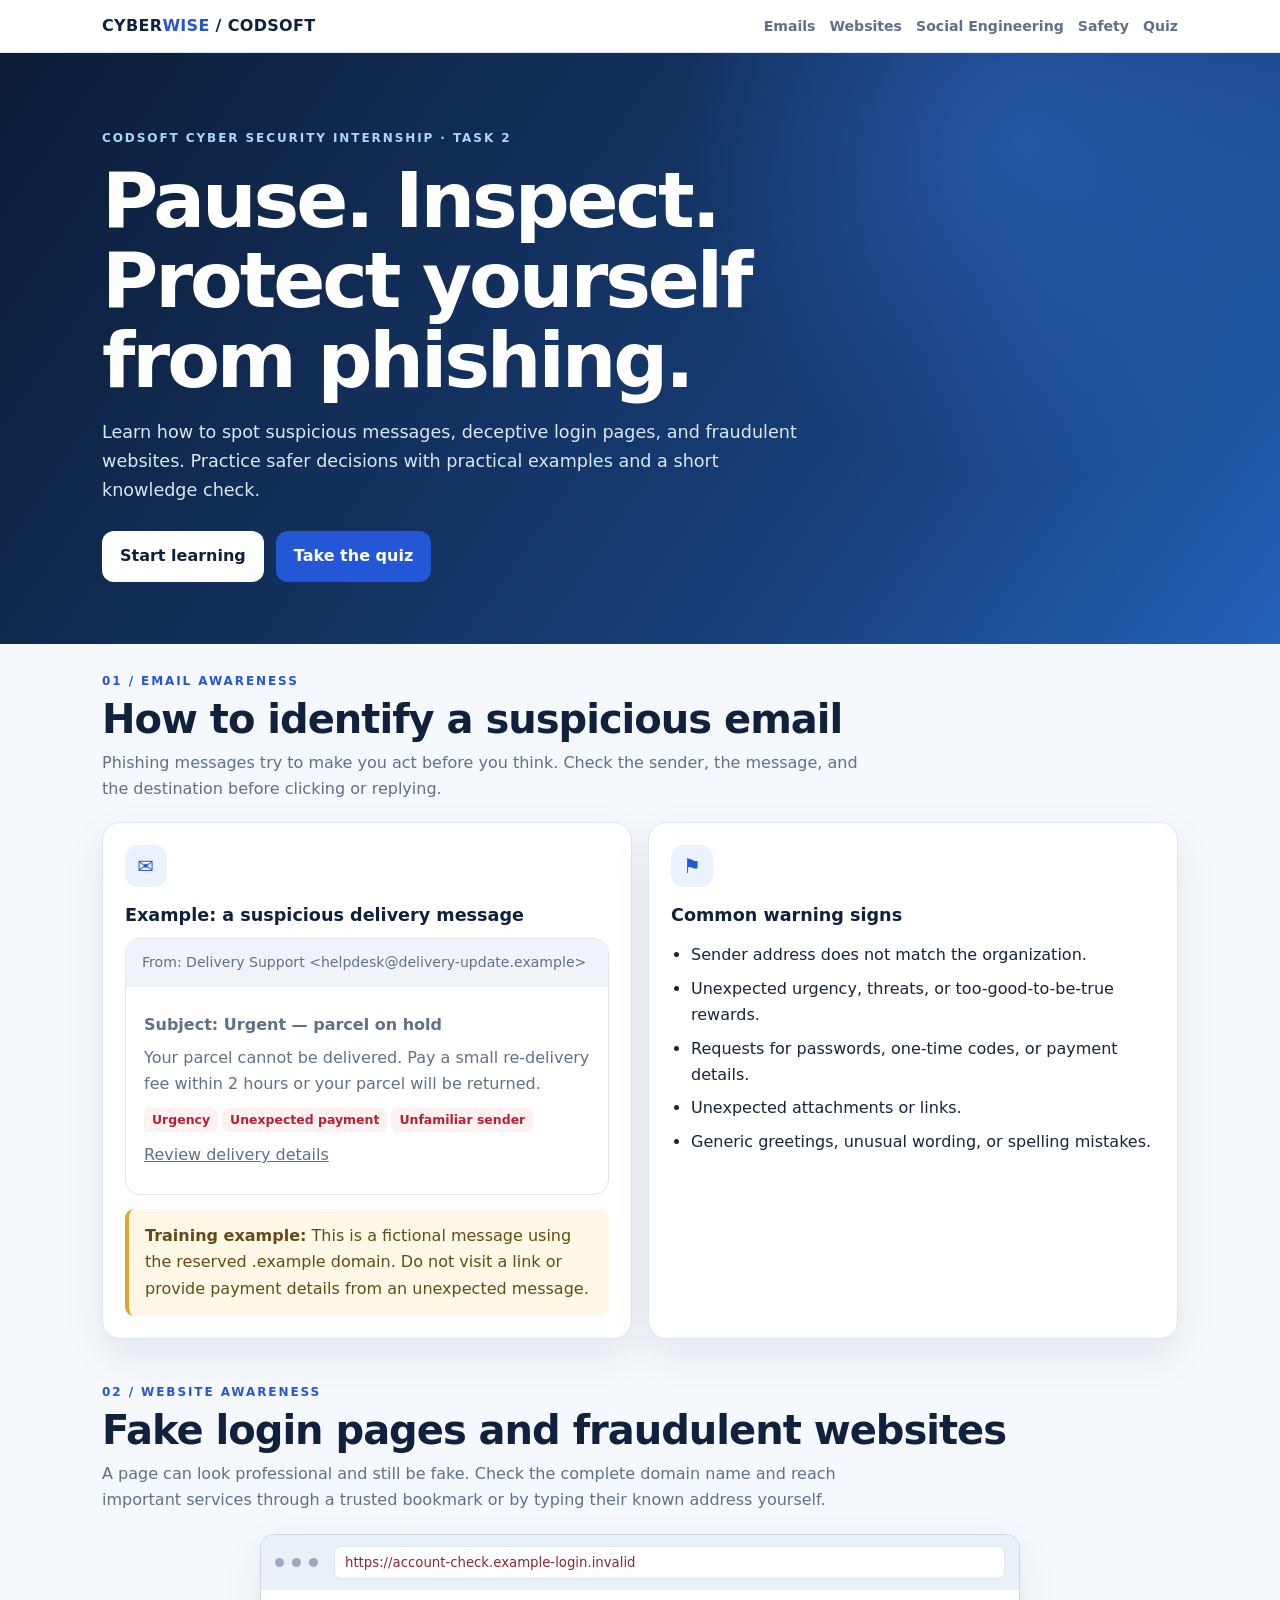
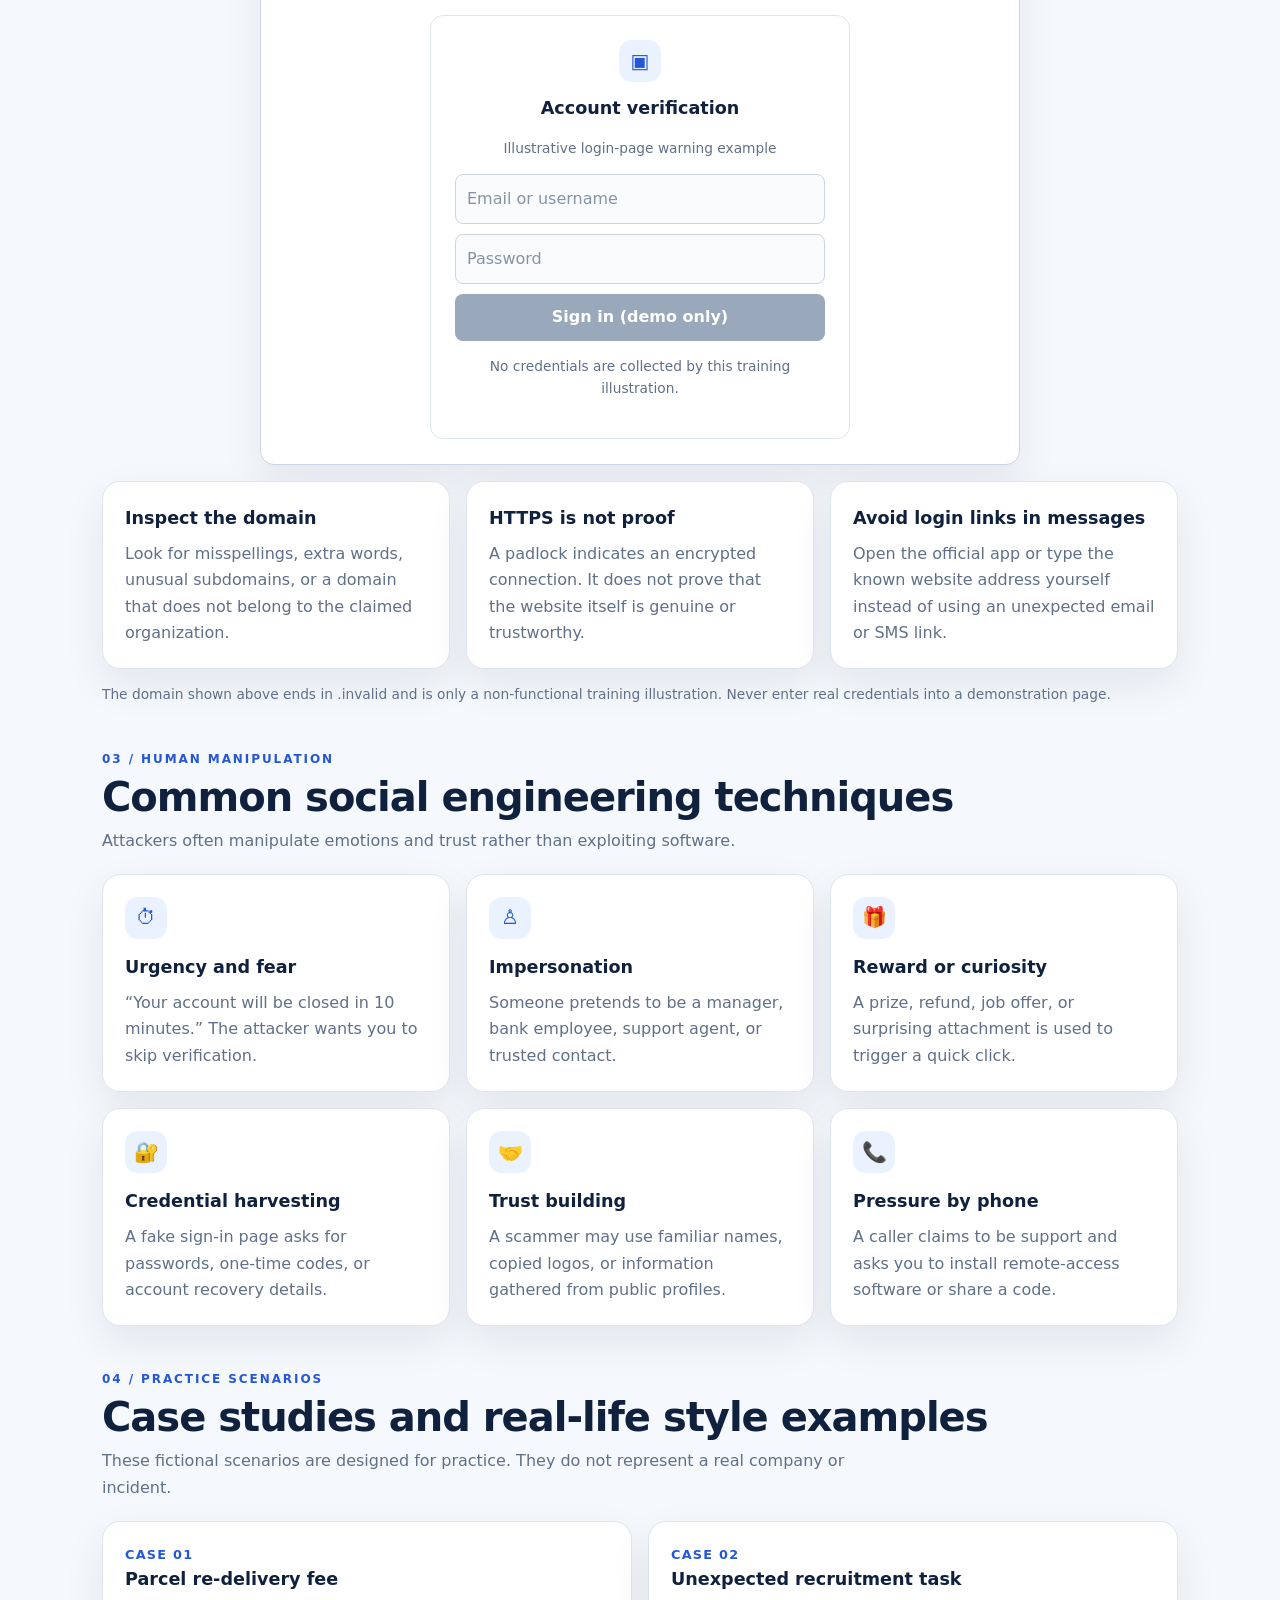
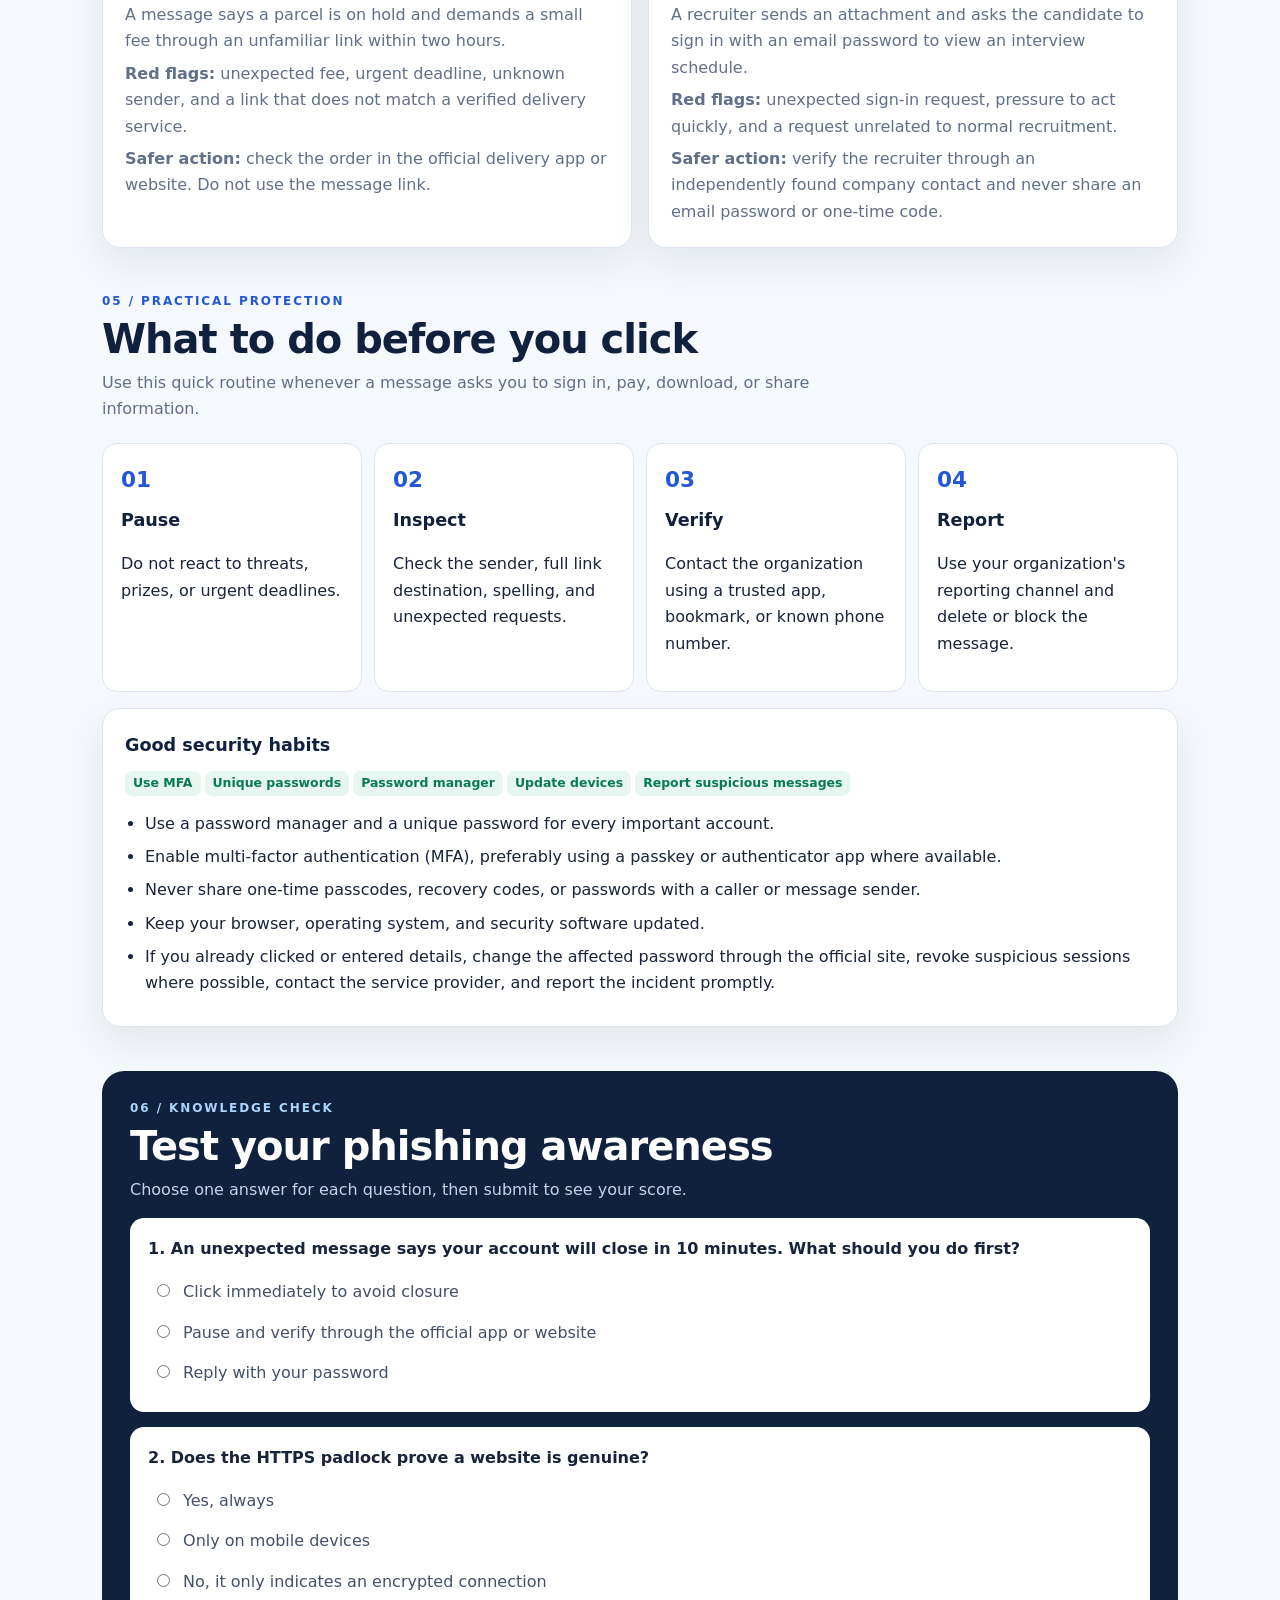
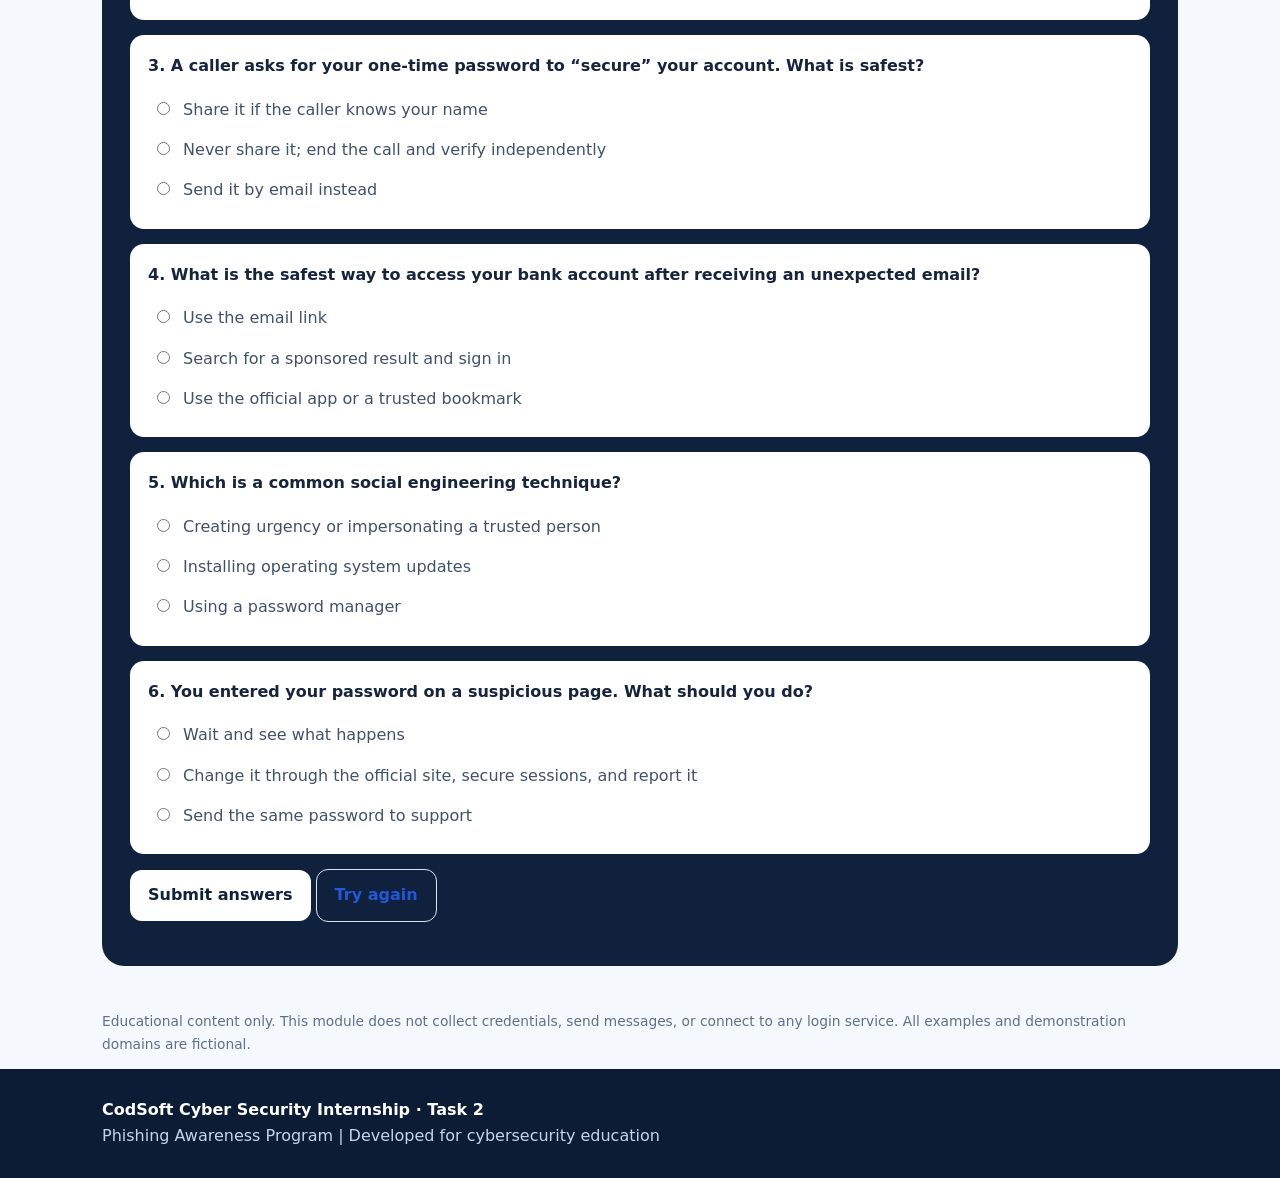
<file: Task - 2/index.html>
<!DOCTYPE html>
<html lang="en">
<head>
  <meta charset="UTF-8">
  <meta name="viewport" content="width=device-width, initial-scale=1.0">
  <meta name="description" content="An interactive phishing awareness training module covering suspicious emails, fake login pages, fraudulent websites, social engineering, and practical safety steps.">
  <title>Phishing Awareness | CodSoft Cyber Security Task 2</title>
  <style>
    :root {
      --navy: #10213d;
      --blue: #2457d6;
      --cyan: #dff5fb;
      --ink: #17243b;
      --muted: #607089;
      --paper: #f5f8fc;
      --white: #fff;
      --line: #dce5f0;
      --red: #b42335;
      --green: #087a55;
      --shadow: 0 16px 42px rgba(16, 33, 61, .08);
    }
    * { box-sizing: border-box; }
    html { scroll-behavior: smooth; }
    body {
      margin: 0; background: var(--paper); color: var(--ink);
      font: 16px/1.65 system-ui, -apple-system, "Segoe UI", sans-serif;
    }
    a { color: var(--blue); }
    .topbar {
      background: rgba(255,255,255,.94); border-bottom: 1px solid var(--line);
      position: sticky; top: 0; z-index: 10; backdrop-filter: blur(12px);
    }
    .nav {
      max-width: 1120px; margin: auto; padding: 13px 22px;
      display: flex; align-items: center; justify-content: space-between; gap: 16px;
    }
    .brand { font-weight: 850; letter-spacing: .02em; color: var(--navy); }
    .brand span { color: var(--blue); }
    .navlinks { display: flex; flex-wrap: wrap; gap: 14px; }
    .navlinks a { color: var(--muted); font-size: .88rem; font-weight: 650; text-decoration: none; }
    .navlinks a:hover { color: var(--blue); }
    .wrap { max-width: 1120px; margin: auto; padding: 0 22px; }
    .hero {
      padding: 76px 0 62px; color: white;
      background: radial-gradient(circle at 80% 15%, rgba(59,130,246,.38), transparent 30%),
                  linear-gradient(125deg, #0c1c35, #173e78 66%, #2362b8);
    }
    .eyebrow { text-transform: uppercase; letter-spacing: .16em; font-size: .75rem; font-weight: 800; color: #a9d6ff; }
    h1 { max-width: 770px; margin: 12px 0; font-size: clamp(2.5rem, 6vw, 4.8rem); line-height: 1.04; letter-spacing: -.04em; }
    .hero p { max-width: 700px; color: #d9e7f8; font-size: 1.1rem; }
    .hero-actions { display:flex; flex-wrap:wrap; gap:12px; margin-top:26px; }
    .btn {
      display:inline-flex; align-items:center; justify-content:center; border:0;
      padding:12px 18px; border-radius:12px; background:var(--blue); color:white;
      font:inherit; font-weight:750; text-decoration:none; cursor:pointer;
    }
    .btn.light { background:white; color:var(--navy); }
    .btn.outline { background:transparent; color:var(--blue); border:1px solid var(--line); }
    main { padding: 38px 0 70px; }
    section { scroll-margin-top: 84px; margin: 28px 0 44px; }
    .section-head { margin-bottom: 20px; }
    .section-head .eyebrow { color: var(--blue); }
    h2 { margin: 4px 0 8px; font-size: clamp(1.7rem, 4vw, 2.5rem); line-height:1.15; color:var(--navy); letter-spacing:-.025em; }
    h3 { color: var(--navy); margin: 0 0 8px; font-size: 1.1rem; }
    .lead { margin:0; color:var(--muted); max-width:780px; }
    .grid { display:grid; grid-template-columns:repeat(12,1fr); gap:16px; }
    .card {
      grid-column:span 4; background:white; border:1px solid var(--line);
      border-radius:18px; padding:22px; box-shadow:var(--shadow);
    }
    .card.wide { grid-column:span 6; }
    .card.full { grid-column:span 12; }
    .icon {
      width:42px; height:42px; display:grid; place-items:center; border-radius:13px;
      background:#eaf1ff; color:var(--blue); font-size:1.25rem; margin-bottom:14px;
    }
    .card p { color:var(--muted); margin:6px 0 0; }
    .list { margin:12px 0 0; padding-left:20px; }
    .list li { margin:7px 0; }
    .flag { display:inline-block; background:#fff0f1; color:var(--red); border-radius:7px; padding:2px 8px; font-size:.78rem; font-weight:800; margin:3px 4px 3px 0; }
    .good { background:#e7f7f0; color:var(--green); }
    .mail {
      border:1px solid var(--line); border-radius:15px; overflow:hidden; background:white;
    }
    .mailbar { background:#f0f4fa; padding:12px 16px; color:var(--muted); font-size:.88rem; }
    .mailbody { padding:18px; }
    .mailbody p { margin:7px 0; }
    .warning { padding:14px 16px; border-left:4px solid #e2a52b; background:#fff8e7; border-radius:9px; color:#644a16; margin-top:14px; }
    .browser {
      max-width:760px; margin:12px auto 0; background:#fff; border:1px solid #cbd7e7;
      border-radius:14px; overflow:hidden; box-shadow:var(--shadow);
    }
    .browser-top { background:#eaf0f8; padding:11px 14px; display:flex; gap:8px; align-items:center; }
    .dot { width:9px; height:9px; border-radius:50%; background:#9baac0; }
    .address { margin-left:8px; background:white; border:1px solid var(--line); color:#8b2635; padding:5px 10px; border-radius:7px; font-size:.83rem; flex:1; overflow-wrap:anywhere; }
    .login-demo { max-width:420px; margin:25px auto; border:1px solid var(--line); border-radius:13px; padding:24px; text-align:center; }
    .fake-input { border:1px solid #cbd5e1; border-radius:8px; padding:11px; margin:10px 0; color:#8793a5; text-align:left; background:#f9fbfd; }
    .fake-submit { background:#9aa8bb; color:white; border-radius:8px; padding:10px; font-weight:800; }
    .case-number { color:var(--blue); font-weight:850; font-size:.8rem; letter-spacing:.1em; }
    .steps { counter-reset:step; display:grid; grid-template-columns:repeat(4,1fr); gap:12px; }
    .step { background:white; border:1px solid var(--line); border-radius:15px; padding:18px; }
    .step:before { counter-increment:step; content:counter(step, decimal-leading-zero); display:block; color:var(--blue); font-weight:900; font-size:1.35rem; margin-bottom:9px; }
    .quiz { background:#10213d; color:white; border-radius:22px; padding:28px; }
    .quiz h2 { color:white; }
    .quiz .lead { color:#c4d3e8; }
    .question { background:#fff; color:var(--ink); border-radius:14px; padding:18px; margin:15px 0; }
    .question p { margin:0 0 10px; font-weight:800; }
    .option { display:block; padding:7px 4px; color:#42516a; cursor:pointer; }
    .option input { margin-right:8px; }
    #quiz-result { margin-top:16px; font-weight:800; }
    footer { background:#0c1c35; color:#c5d5e9; padding:28px 0; }
    footer strong { color:white; }
    .small { font-size:.86rem; color:var(--muted); }
    @media (max-width:800px) {
      .card { grid-column:span 6; }
      .steps { grid-template-columns:repeat(2,1fr); }
      .nav { align-items:flex-start; flex-direction:column; }
    }
    @media (max-width:560px) {
      .card, .card.wide { grid-column:span 12; }
      .steps { grid-template-columns:1fr; }
      .hero { padding:54px 0 46px; }
      .navlinks { gap:10px; }
    }
  </style>
</head>
<body>
  <header class="topbar">
    <nav class="nav" aria-label="Main navigation">
      <div class="brand">CYBER<span>WISE</span> / CODSOFT</div>
      <div class="navlinks">
        <a href="#email">Emails</a>
        <a href="#websites">Websites</a>
        <a href="#social">Social Engineering</a>
        <a href="#safety">Safety</a>
        <a href="#quiz">Quiz</a>
      </div>
    </nav>
  </header>

  <div class="hero">
    <div class="wrap">
      <div class="eyebrow">CodSoft Cyber Security Internship · Task 2</div>
      <h1>Pause. Inspect.<br>Protect yourself from phishing.</h1>
      <p>Learn how to spot suspicious messages, deceptive login pages, and fraudulent websites. Practice safer decisions with practical examples and a short knowledge check.</p>
      <div class="hero-actions">
        <a class="btn light" href="#email">Start learning</a>
        <a class="btn" href="#quiz">Take the quiz</a>
      </div>
    </div>
  </div>

  <main class="wrap">
    <section id="email">
      <div class="section-head">
        <div class="eyebrow">01 / Email awareness</div>
        <h2>How to identify a suspicious email</h2>
        <p class="lead">Phishing messages try to make you act before you think. Check the sender, the message, and the destination before clicking or replying.</p>
      </div>
      <div class="grid">
        <article class="card wide">
          <div class="icon">✉</div>
          <h3>Example: a suspicious delivery message</h3>
          <div class="mail">
            <div class="mailbar">From: Delivery Support &lt;helpdesk@delivery-update.example&gt;</div>
            <div class="mailbody">
              <p><strong>Subject: Urgent — parcel on hold</strong></p>
              <p>Your parcel cannot be delivered. Pay a small re-delivery fee within 2 hours or your parcel will be returned.</p>
              <p><span class="flag">Urgency</span><span class="flag">Unexpected payment</span><span class="flag">Unfamiliar sender</span></p>
              <p><u>Review delivery details</u></p>
            </div>
          </div>
          <div class="warning"><strong>Training example:</strong> This is a fictional message using the reserved .example domain. Do not visit a link or provide payment details from an unexpected message.</div>
        </article>
        <article class="card wide">
          <div class="icon">⚑</div>
          <h3>Common warning signs</h3>
          <ul class="list">
            <li>Sender address does not match the organization.</li>
            <li>Unexpected urgency, threats, or too-good-to-be-true rewards.</li>
            <li>Requests for passwords, one-time codes, or payment details.</li>
            <li>Unexpected attachments or links.</li>
            <li>Generic greetings, unusual wording, or spelling mistakes.</li>
          </ul>
        </article>
      </div>
    </section>

    <section id="websites">
      <div class="section-head">
        <div class="eyebrow">02 / Website awareness</div>
        <h2>Fake login pages and fraudulent websites</h2>
        <p class="lead">A page can look professional and still be fake. Check the complete domain name and reach important services through a trusted bookmark or by typing their known address yourself.</p>
      </div>
      <div class="browser">
        <div class="browser-top"><span class="dot"></span><span class="dot"></span><span class="dot"></span><div class="address">https://account-check.example-login.invalid</div></div>
        <div class="login-demo">
          <div class="icon" style="margin:0 auto 12px;">▣</div>
          <h3>Account verification</h3>
          <p class="small">Illustrative login-page warning example</p>
          <div class="fake-input">Email or username</div>
          <div class="fake-input">Password</div>
          <div class="fake-submit">Sign in (demo only)</div>
          <p class="small">No credentials are collected by this training illustration.</p>
        </div>
      </div>
      <div class="grid" style="margin-top:16px">
        <article class="card">
          <h3>Inspect the domain</h3>
          <p>Look for misspellings, extra words, unusual subdomains, or a domain that does not belong to the claimed organization.</p>
        </article>
        <article class="card">
          <h3>HTTPS is not proof</h3>
          <p>A padlock indicates an encrypted connection. It does not prove that the website itself is genuine or trustworthy.</p>
        </article>
        <article class="card">
          <h3>Avoid login links in messages</h3>
          <p>Open the official app or type the known website address yourself instead of using an unexpected email or SMS link.</p>
        </article>
      </div>
      <p class="small">The domain shown above ends in .invalid and is only a non-functional training illustration. Never enter real credentials into a demonstration page.</p>
    </section>

    <section id="social">
      <div class="section-head">
        <div class="eyebrow">03 / Human manipulation</div>
        <h2>Common social engineering techniques</h2>
        <p class="lead">Attackers often manipulate emotions and trust rather than exploiting software.</p>
      </div>
      <div class="grid">
        <article class="card"><div class="icon">⏱</div><h3>Urgency and fear</h3><p>“Your account will be closed in 10 minutes.” The attacker wants you to skip verification.</p></article>
        <article class="card"><div class="icon">♙</div><h3>Impersonation</h3><p>Someone pretends to be a manager, bank employee, support agent, or trusted contact.</p></article>
        <article class="card"><div class="icon">🎁</div><h3>Reward or curiosity</h3><p>A prize, refund, job offer, or surprising attachment is used to trigger a quick click.</p></article>
        <article class="card"><div class="icon">🔐</div><h3>Credential harvesting</h3><p>A fake sign-in page asks for passwords, one-time codes, or account recovery details.</p></article>
        <article class="card"><div class="icon">🤝</div><h3>Trust building</h3><p>A scammer may use familiar names, copied logos, or information gathered from public profiles.</p></article>
        <article class="card"><div class="icon">📞</div><h3>Pressure by phone</h3><p>A caller claims to be support and asks you to install remote-access software or share a code.</p></article>
      </div>
    </section>

    <section id="cases">
      <div class="section-head">
        <div class="eyebrow">04 / Practice scenarios</div>
        <h2>Case studies and real-life style examples</h2>
        <p class="lead">These fictional scenarios are designed for practice. They do not represent a real company or incident.</p>
      </div>
      <div class="grid">
        <article class="card wide">
          <div class="case-number">CASE 01</div>
          <h3>Parcel re-delivery fee</h3>
          <p>A message says a parcel is on hold and demands a small fee through an unfamiliar link within two hours.</p>
          <p><strong>Red flags:</strong> unexpected fee, urgent deadline, unknown sender, and a link that does not match a verified delivery service.</p>
          <p><strong>Safer action:</strong> check the order in the official delivery app or website. Do not use the message link.</p>
        </article>
        <article class="card wide">
          <div class="case-number">CASE 02</div>
          <h3>Unexpected recruitment task</h3>
          <p>A recruiter sends an attachment and asks the candidate to sign in with an email password to view an interview schedule.</p>
          <p><strong>Red flags:</strong> unexpected sign-in request, pressure to act quickly, and a request unrelated to normal recruitment.</p>
          <p><strong>Safer action:</strong> verify the recruiter through an independently found company contact and never share an email password or one-time code.</p>
        </article>
      </div>
    </section>

    <section id="safety">
      <div class="section-head">
        <div class="eyebrow">05 / Practical protection</div>
        <h2>What to do before you click</h2>
        <p class="lead">Use this quick routine whenever a message asks you to sign in, pay, download, or share information.</p>
      </div>
      <div class="steps">
        <div class="step"><h3>Pause</h3><p>Do not react to threats, prizes, or urgent deadlines.</p></div>
        <div class="step"><h3>Inspect</h3><p>Check the sender, full link destination, spelling, and unexpected requests.</p></div>
        <div class="step"><h3>Verify</h3><p>Contact the organization using a trusted app, bookmark, or known phone number.</p></div>
        <div class="step"><h3>Report</h3><p>Use your organization's reporting channel and delete or block the message.</p></div>
      </div>
      <div class="grid" style="margin-top:16px">
        <article class="card full">
          <h3>Good security habits</h3>
          <p><span class="flag good">Use MFA</span><span class="flag good">Unique passwords</span><span class="flag good">Password manager</span><span class="flag good">Update devices</span><span class="flag good">Report suspicious messages</span></p>
          <ul class="list">
            <li>Use a password manager and a unique password for every important account.</li>
            <li>Enable multi-factor authentication (MFA), preferably using a passkey or authenticator app where available.</li>
            <li>Never share one-time passcodes, recovery codes, or passwords with a caller or message sender.</li>
            <li>Keep your browser, operating system, and security software updated.</li>
            <li>If you already clicked or entered details, change the affected password through the official site, revoke suspicious sessions where possible, contact the service provider, and report the incident promptly.</li>
          </ul>
        </article>
      </div>
    </section>

    <section id="quiz">
      <div class="quiz">
        <div class="eyebrow">06 / Knowledge check</div>
        <h2>Test your phishing awareness</h2>
        <p class="lead">Choose one answer for each question, then submit to see your score.</p>
        <form id="quiz-form">
          <div class="question">
            <p>1. An unexpected message says your account will close in 10 minutes. What should you do first?</p>
            <label class="option"><input type="radio" name="q1" value="a"> Click immediately to avoid closure</label>
            <label class="option"><input type="radio" name="q1" value="b"> Pause and verify through the official app or website</label>
            <label class="option"><input type="radio" name="q1" value="c"> Reply with your password</label>
          </div>
          <div class="question">
            <p>2. Does the HTTPS padlock prove a website is genuine?</p>
            <label class="option"><input type="radio" name="q2" value="a"> Yes, always</label>
            <label class="option"><input type="radio" name="q2" value="b"> Only on mobile devices</label>
            <label class="option"><input type="radio" name="q2" value="c"> No, it only indicates an encrypted connection</label>
          </div>
          <div class="question">
            <p>3. A caller asks for your one-time password to “secure” your account. What is safest?</p>
            <label class="option"><input type="radio" name="q3" value="a"> Share it if the caller knows your name</label>
            <label class="option"><input type="radio" name="q3" value="b"> Never share it; end the call and verify independently</label>
            <label class="option"><input type="radio" name="q3" value="c"> Send it by email instead</label>
          </div>
          <div class="question">
            <p>4. What is the safest way to access your bank account after receiving an unexpected email?</p>
            <label class="option"><input type="radio" name="q4" value="a"> Use the email link</label>
            <label class="option"><input type="radio" name="q4" value="b"> Search for a sponsored result and sign in</label>
            <label class="option"><input type="radio" name="q4" value="c"> Use the official app or a trusted bookmark</label>
          </div>
          <div class="question">
            <p>5. Which is a common social engineering technique?</p>
            <label class="option"><input type="radio" name="q5" value="a"> Creating urgency or impersonating a trusted person</label>
            <label class="option"><input type="radio" name="q5" value="b"> Installing operating system updates</label>
            <label class="option"><input type="radio" name="q5" value="c"> Using a password manager</label>
          </div>
          <div class="question">
            <p>6. You entered your password on a suspicious page. What should you do?</p>
            <label class="option"><input type="radio" name="q6" value="a"> Wait and see what happens</label>
            <label class="option"><input type="radio" name="q6" value="b"> Change it through the official site, secure sessions, and report it</label>
            <label class="option"><input type="radio" name="q6" value="c"> Send the same password to support</label>
          </div>
          <button class="btn light" type="submit">Submit answers</button>
          <button class="btn outline" type="reset">Try again</button>
          <div id="quiz-result" role="status" aria-live="polite"></div>
        </form>
      </div>
    </section>

    <p class="small">Educational content only. This module does not collect credentials, send messages, or connect to any login service. All examples and demonstration domains are fictional.</p>
  </main>

  <footer>
    <div class="wrap">
      <strong>CodSoft Cyber Security Internship · Task 2</strong>
      <div>Phishing Awareness Program | Developed for cybersecurity education</div>
    </div>
  </footer>
  <script>
    const answers = { q1: "b", q2: "c", q3: "b", q4: "c", q5: "a", q6: "b" };
    const form = document.getElementById("quiz-form");
    const result = document.getElementById("quiz-result");

    form.addEventListener("submit", function (event) {
      event.preventDefault();
      let score = 0;
      const total = Object.keys(answers).length;
      for (const [question, answer] of Object.entries(answers)) {
        const selected = form.querySelector('input[name="' + question + '"]:checked');
        if (selected && selected.value === answer) score += 1;
      }
      let message = "Keep learning: review the sections above and try again.";
      if (score === total) message = "Excellent! You got every answer correct.";
      else if (score >= 4) message = "Good work! Review the missed topics to strengthen your awareness.";
      result.textContent = "Your score: " + score + " / " + total + ". " + message;
    });

    form.addEventListener("reset", function () {
      result.textContent = "";
    });
  </script>
</body>
</html>
</file>
